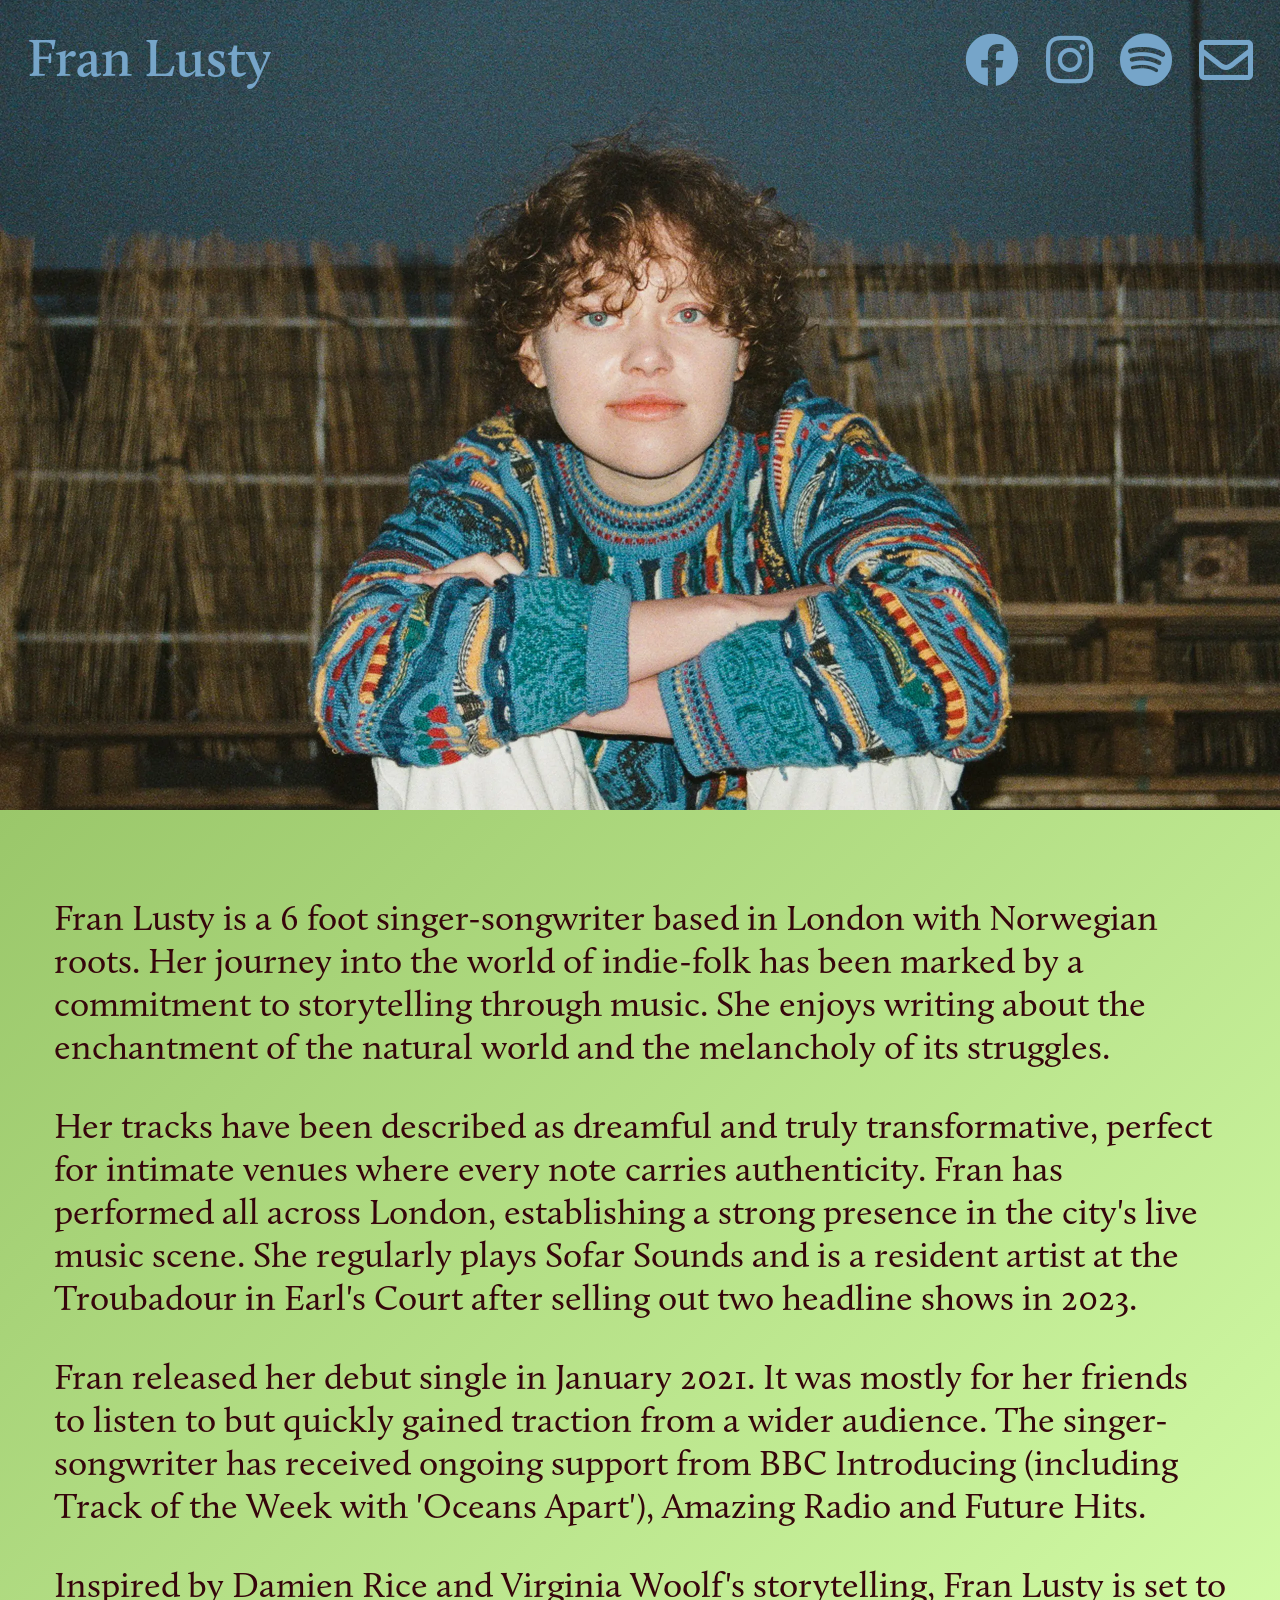
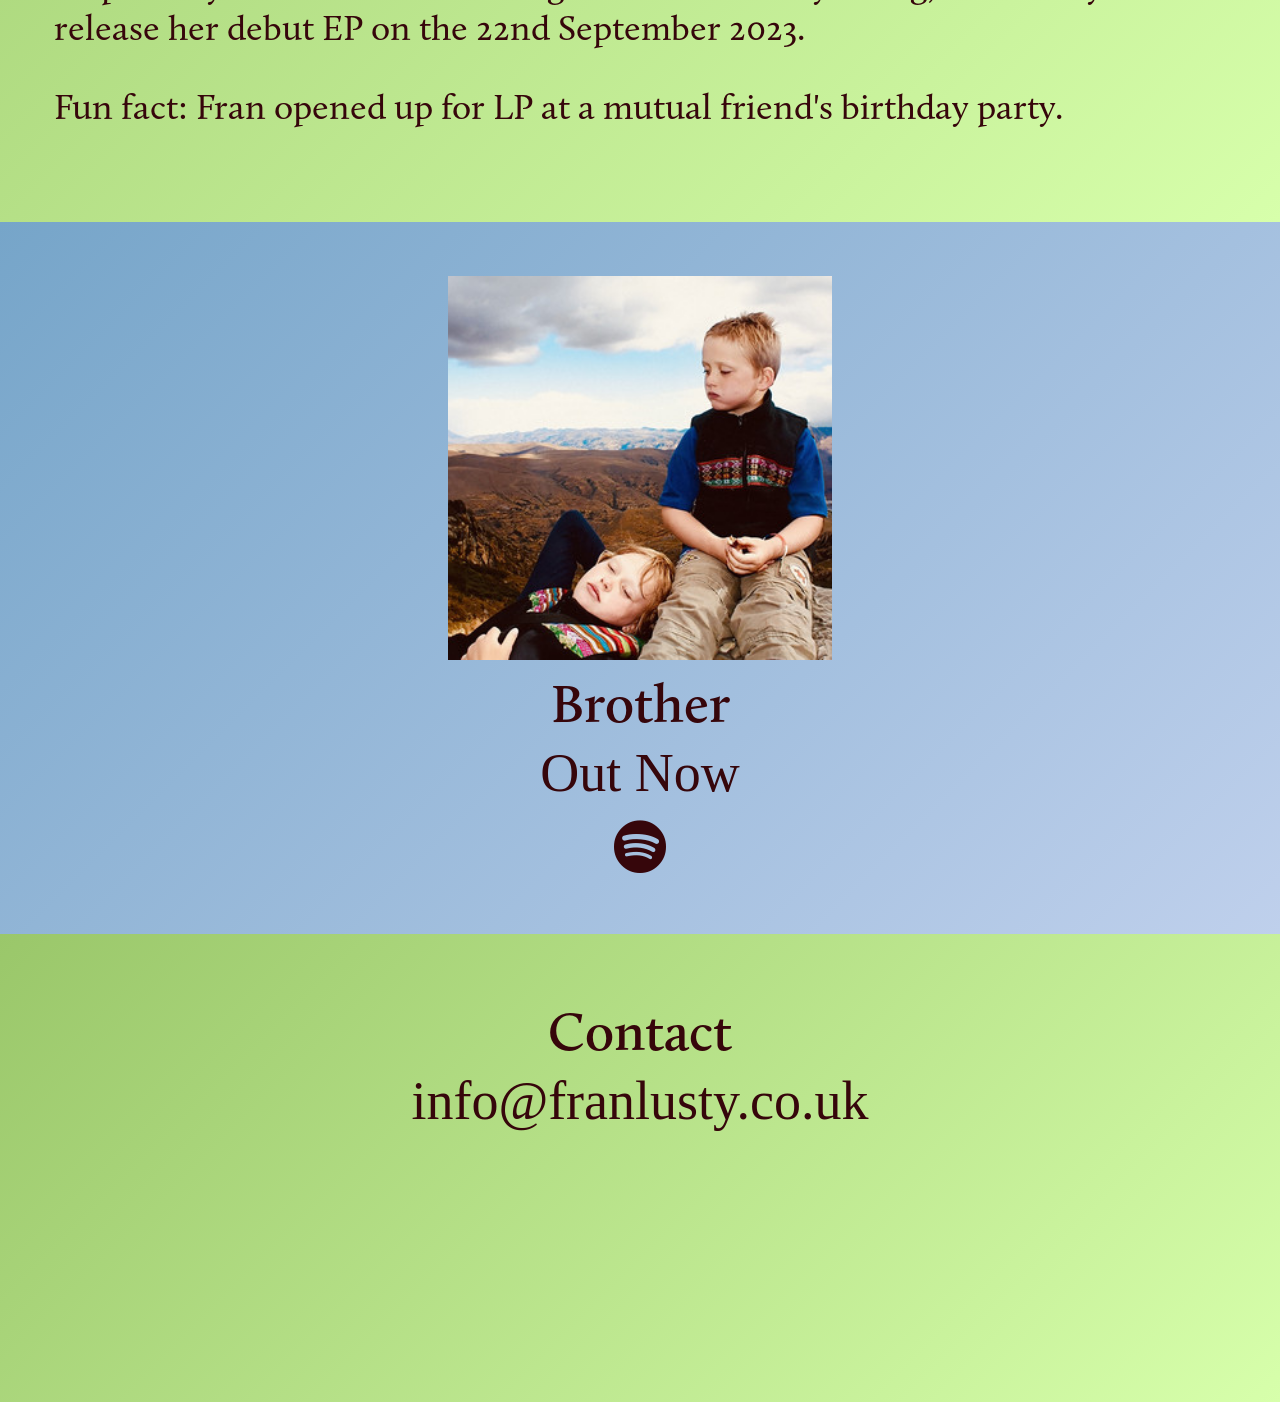
<file: index.html>
<!DOCTYPE html>
<html lang="en-gb">
  <head>
    <!-- Google tag (gtag.js) -->
    <script
      async
      src="https://www.googletagmanager.com/gtag/js?id=G-7JT7YLM79X"
    ></script>
    <script>
      window.dataLayer = window.dataLayer || [];
      function gtag() {
        dataLayer.push(arguments);
      }
      gtag("js", new Date());

      gtag("config", "G-7JT7YLM79X");
    </script>

    <meta charset="utf-8" />
    <meta name="viewport" content="width=device-width, initial-scale=1" />

    <!-- Primary Meta Tags -->
    <title>Fran Lusty</title>
    <meta name="title" content="Fran Lusty" />
    <meta
      name="description"
      content="Fran Lusty is a British indie-folk singer-songwriter."
    />

    <!-- Open Graph / Facebook -->
    <meta property="og:type" content="website" />
    <meta property="og:url" content="https://franlusty.co.uk/" />
    <meta property="og:title" content="Fran Lusty" />
    <meta
      property="og:description"
      content="Fran Lusty is a British indie-folk singer-songwriter."
    />
    <meta property="og:image" content="resources/images/4OfJLohw.webp" />

    <!-- Twitter -->
    <meta property="twitter:card" content="summary_large_image" />
    <meta property="twitter:url" content="https://franlusty.co.uk/" />
    <meta property="twitter:title" content="Fran Lusty" />
    <meta
      property="twitter:description"
      content="Fran Lusty is a British indie-folk singer-songwriter."
    />
    <meta property="twitter:image" content="resources/images/4OfJLohw.webp" />

    <!-- Imports -->
    <link
      rel="shortcut icon"
      href="resources/favicon.ico"
      type="image/x-icon"
    />
    <link rel="stylesheet" href="resources/styles.css" />
    <link rel="stylesheet" href="resources/fontawesome/css/all.css" />
    <script src="resources/scripts.js"></script>
  </head>
  <body class="preload">
    <div id="sticky-header" class="flex-row colour-light-blue">
      <div>
        <div class="row">
          <a class="font-title" href="https://franlusty.co.uk"> Fran Lusty </a>
        </div>
      </div>
      <div>
        <div id="icons" class="flex-row justify-right">
          <a
            href="https://www.facebook.com/lustyfran"
            id="facebook"
            target="_blank"
          >
            <i class="fab fa-facebook"></i>
          </a>
          <a
            href="https://www.instagram.com/lusty_fran"
            id="instagram"
            target="_blank"
          >
            <i class="fab fa-instagram"></i>
          </a>
          <a
            href="https://open.spotify.com/artist/6idlNQLvsjYJwQG4ojsmKK"
            id="spotify"
            target="_blank"
          >
            <i class="fab fa-spotify"></i>
          </a>
          <a href="mailto:info@franlusty.co.uk" id="email" target="_blank">
            <i class="far fa-envelope"></i>
          </a>
        </div>
      </div>
    </div>
    <div id="page-container">
      <div
        id="hero-container"
        class="flex-row justify-center image-background"
      ></div>
      <div id="bio-container" class="flex-row justify-center">
        <span class="colour-chocolate font-primary">
          <p>
            Fran Lusty is a 6 foot singer-songwriter based in London with
            Norwegian roots. Her journey into the world of indie-folk has been
            marked by a commitment to storytelling through music. She enjoys
            writing about the enchantment of the natural world and the
            melancholy of its struggles.
          </p>

          <p>
            Her tracks have been described as dreamful and truly transformative,
            perfect for intimate venues where every note carries authenticity.
            Fran has performed all across London, establishing a strong presence
            in the city's live music scene. She regularly plays Sofar Sounds and
            is a resident artist at the Troubadour in Earl's Court after selling
            out two headline shows in 2023.
          </p>
          <p>
            Fran released her debut single in January 2021. It was mostly for
            her friends to listen to but quickly gained traction from a wider
            audience. The singer-songwriter has received ongoing support from
            BBC Introducing (including Track of the Week with 'Oceans Apart'),
            Amazing Radio and Future Hits.
          </p>
          <p>
            Inspired by Damien Rice and Virginia Woolf's storytelling, Fran
            Lusty is set to release her debut EP on the 22nd September 2023.
          </p>
          <p>
            Fun fact: Fran opened up for LP at a mutual friend's birthday party.
          </p>
        </span>
      </div>
      <div id="single-container" class="flex-row justify-center">
        <div class="flex-vertical align-center">
          <img
            id="single-cover"
            src="resources/images/ab67616d00001e0271764d67399c458195294e2a.jpeg"
          />
          <span class="colour-chocolate font-title pt-1">Brother</span>
          <span class="colour-chocolate">Out Now</span>
          <a
            href="https://open.spotify.com/artist/6idlNQLvsjYJwQG4ojsmKK"
            id="spotify"
            target="_blank"
          >
            <i class="fab fa-spotify colour-chocolate pt-1"></i>
          </a>
        </div>
      </div>
    </div>
    <div id="contact-container" class="flex-row justify-center">
      <div class="flex-vertical align-center">
        <span class="colour-chocolate font-title pt-1">Contact</span>
        <a
          href="mailto:info@franlusty.co.uk"
          target="_blank"
          class="colour-chocolate"
          >info@franlusty.co.uk</a
        >
      </div>
    </div>
  </body>
</html>
</file>
<file: resources/styles.css>
:root {
    --dark: #06090e;
    --light: #bfd0ec;
    --grey: #585D60;
    --light-blue: #76A5C9;
    --dark-blue: #0b115f;
    --chocolate: #36060b;
    --salmon: #B89685;
    --light-green: #D7FFAB;
    --slightly-darker-green: #9ac76a;
}

html {
    background: linear-gradient(-45deg, var(--light), var(--light-blue));
}

body {
    font-size: max(6vmin, 2.1rem);
    margin: 0;
}

.preload * {
    transition: none !important;
}

@font-face {
    font-family: Calluna-Semibold;
    src: url("fonts/Calluna-Semibold.otf") format("opentype");
}

@font-face {
    font-family: Calluna;
    src: url("fonts/Calluna.otf") format("opentype");
}

.font-title {
    font-family: Calluna-Semibold;
}

.font-primary {
    font-family: Calluna;
    font-size: max(4vmin, 1.4rem);
}

#sticky-header {
    position: fixed;
    justify-content: space-between;
    top: 0;
    left: 0;
    width: calc(100% - 1em);
    padding: 0.5em;
    display: flex;
    transition: .2s;
    z-index: 1000;
}

#icons {
    right: 0;
    gap: 0.5em;
}

i {
    transition: color .2s;
}    

i:hover {
    color: var(--salmon);
}    

a {
    text-decoration: none;
    transition: color .2s;
    color: inherit;
}    

a:hover {
    color: var(--salmon);
}

#page-container {
    top: 0;
    display: flex;
    flex-direction: column;
    justify-content: space-between;
    align-content: center;
}    

#hero-container {
    min-height: 90vh;
    background-image: url("images/4OfJLohw.webp");
    background-repeat: no-repeat;
    background-attachment: fixed;
    background-size: cover;
    background-position: center;
}

#bio-container {
    background: linear-gradient(-45deg, var(--light-green), var(--slightly-darker-green));
    padding: 1em;
}

#single-container {
    background: linear-gradient(-45deg, var(--light), var(--light-blue));
    padding: 1em;
}

#contact-container {
    background: linear-gradient(-45deg, var(--light-green), var(--slightly-darker-green));
    padding: 1em;
    padding-bottom: 30vh;
}

#single-cover {
    min-width: 30vw;
    max-width: min(90vw, 600px);
}

.align-center {
    text-align: center;
}    

.align-right {
    text-align: right;
}    

.flex-row {
    display: flex;
    align-items: center;
}    

.row {
    flex-direction: row;
}

.col-4 {
    width: 33.333333333%;
}

.col-3 {
    width: 25%;
}

.col-6 {
    width: 50%;
}

.flex-vertical {
    display: flex;
    flex-direction: column;
}    

.justify-center {
    justify-content: center;
}    

.justify-right {
    justify-content: flex-end;
}    

.gap-3 {
    gap: 6vw;
}    

.gap-5 {
    gap: 10vw;
}    

.colour-white {
    color: white;
}    

.colour-black {
    color: black
}    

.colour-dark {
    color: var(--dark);
}    

.colour-light {
    color: var(--light);
}    

.colour-grey {
    color: var(--grey);
}    

.colour-light-blue {
    color: var(--light-blue);
}    

.colour-light-green {
    color: var(--light-green);
}    

.colour-dark-blue {
    color: var(--dark-blue);
}    

.colour-chocolate {
    color: var(--chocolate);
}    

.colour-salmon {
    color: var(--salmon);
}    

.pt-1 {
    padding-top: 1rem;
}    

.pt-3 {
    padding-top: 3rem;
}    

.pr-3 {
    padding-right: 3rem;
}    

.pb-3 {
    padding-bottom: 3rem;
}    

.pb-5 {
    padding-bottom: 5rem;
}    

.background-light-green {
    background: var(--light-green);
}

.background-light-blue {
    background: var(--light-blue);
}
</file>
